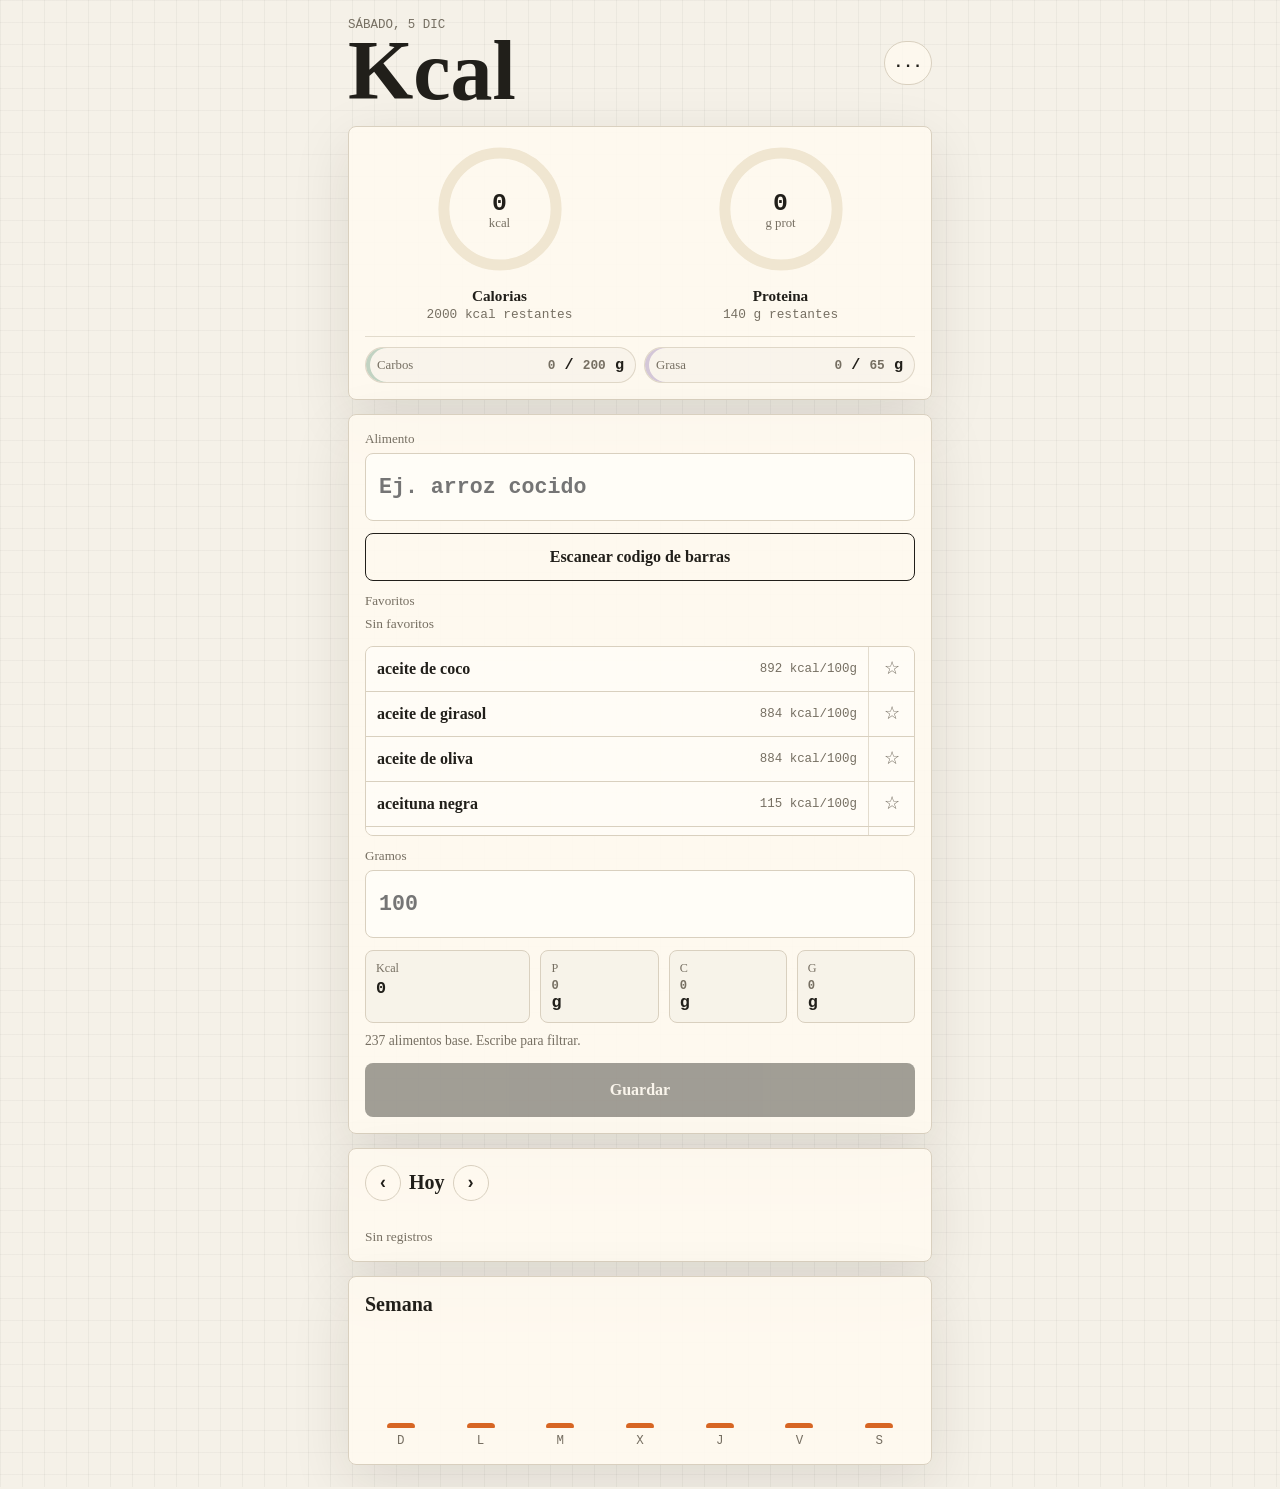
<file: index.html>
<!doctype html>
<html lang="es">
  <head>
    <meta charset="utf-8">
    <meta name="viewport" content="width=device-width, initial-scale=1, viewport-fit=cover">
    <meta name="theme-color" content="#f5f1e8">
    <meta name="apple-mobile-web-app-capable" content="yes">
    <meta name="apple-mobile-web-app-status-bar-style" content="default">
    <meta name="apple-mobile-web-app-title" content="Kcal">
    <title>Kcal</title>
    <link rel="manifest" href="./manifest.webmanifest">
    <link rel="apple-touch-icon" href="./assets/icon.svg">
    <link rel="icon" href="./assets/icon.svg" type="image/svg+xml">
    <link rel="stylesheet" href="./styles.css">
  </head>
  <body>
    <main class="app-shell">
      <header class="topbar">
        <div>
          <p class="eyebrow" id="todayLabel">Hoy</p>
          <h1>Kcal</h1>
          <p class="streak" id="streakLabel" hidden></p>
        </div>
        <button class="icon-button" id="settingsButton" type="button" aria-label="Ajustes">
          <span aria-hidden="true">...</span>
        </button>
      </header>

      <section class="summary" aria-label="Resumen diario">
        <div class="dial-row">
          <div class="dial-block">
            <div class="dial" aria-hidden="true">
              <svg viewBox="0 0 120 120" role="img">
                <circle class="dial-track" cx="60" cy="60" r="51"></circle>
                <circle class="dial-progress" id="goalRing" cx="60" cy="60" r="51"></circle>
              </svg>
              <div class="dial-copy">
                <strong id="totalCalories">0</strong>
                <span>kcal</span>
              </div>
            </div>
            <div class="dial-meta">
              <strong>Calorias</strong>
              <span id="remainingCalories">2000 kcal restantes</span>
            </div>
          </div>

          <div class="dial-block">
            <div class="dial" aria-hidden="true">
              <svg viewBox="0 0 120 120" role="img">
                <circle class="dial-track" cx="60" cy="60" r="51"></circle>
                <circle class="dial-progress protein-ring" id="proteinRing" cx="60" cy="60" r="51"></circle>
              </svg>
              <div class="dial-copy">
                <strong id="totalProtein">0</strong>
                <span>g prot</span>
              </div>
            </div>
            <div class="dial-meta">
              <strong>Proteina</strong>
              <span id="remainingProtein">140 g restantes</span>
            </div>
          </div>
        </div>

        <div class="macro-strip" aria-label="Resumen de carbohidratos y grasa">
          <div class="macro-chip carbs-chip">
            <span>Carbos</span>
            <strong><span id="totalCarbs">0</span> / <span id="carbsGoalLabel">200</span> g</strong>
          </div>
          <div class="macro-chip fat-chip">
            <span>Grasa</span>
            <strong><span id="totalFat">0</span> / <span id="fatGoalLabel">65</span> g</strong>
          </div>
        </div>
      </section>

      <section class="entry-panel" aria-label="Nuevo registro">
        <form id="entryForm" autocomplete="off">
          <label class="field food-field">
            <span>Alimento</span>
            <input id="foodInput" name="food" placeholder="Ej. arroz cocido" required>
          </label>

          <button class="secondary-action" id="scanBarcodeButton" type="button">Escanear codigo de barras</button>

          <div class="favorite-foods" id="favoriteFoodsSection" aria-label="Alimentos favoritos">
            <span>Favoritos</span>
            <div class="favorite-list" id="favoriteFoods"></div>
          </div>

          <div class="food-suggestions" id="foodSuggestions" aria-label="Alimentos disponibles"></div>

          <label class="field grams-field">
            <span>Gramos</span>
            <input id="gramsInput" name="grams" inputmode="decimal" placeholder="100" required>
          </label>

          <div class="calculation-preview" id="calculationPreview" aria-live="polite">
            <div>
              <span>Kcal</span>
              <strong id="previewCalories">0</strong>
            </div>
            <div>
              <span>P</span>
              <strong><span id="previewProtein">0</span> g</strong>
            </div>
            <div>
              <span>C</span>
              <strong><span id="previewCarbs">0</span> g</strong>
            </div>
            <div>
              <span>G</span>
              <strong><span id="previewFat">0</span> g</strong>
            </div>
          </div>

          <p class="form-hint" id="foodHint">Base local en espanol cargada. Escribe para filtrar.</p>

          <button class="primary-action" id="saveEntryButton" type="submit">Guardar</button>
        </form>
      </section>

      <section class="history-section" aria-label="Registros del dia">
        <div class="section-head">
          <div class="day-nav">
            <button class="icon-button nav-button" id="prevDayButton" type="button" aria-label="Dia anterior">‹</button>
            <h2 id="dayLabel">Hoy</h2>
            <button class="icon-button nav-button" id="nextDayButton" type="button" aria-label="Dia siguiente">›</button>
          </div>
          <button class="text-button danger" id="clearDayButton" type="button">Borrar dia</button>
        </div>
        <ol class="entry-list" id="entryList"></ol>
        <p class="empty-state" id="emptyState">Sin registros</p>
      </section>

      <section class="week-section" aria-label="Resumen semanal">
        <div class="section-head">
          <h2>Semana</h2>
        </div>
        <div class="week-chart" id="weekChart"></div>
      </section>
    </main>

    <dialog class="scan-dialog" id="scanDialog">
      <div class="scan-card">
        <div class="section-head">
          <h2>Escanear</h2>
          <button class="icon-button" id="closeScanButton" type="button" aria-label="Cerrar">x</button>
        </div>
        <video id="scanVideo" playsinline muted></video>
        <p class="form-hint" id="scanHint">Apunta al codigo de barras.</p>
      </div>
    </dialog>

    <dialog class="settings-dialog" id="settingsDialog">
      <form method="dialog" class="settings-card">
        <div class="section-head">
          <h2>Ajustes</h2>
          <button class="icon-button" type="submit" aria-label="Cerrar">x</button>
        </div>
        <label class="field">
          <span>Objetivo diario de kcal</span>
          <input id="goalInput" inputmode="decimal">
        </label>
        <label class="field">
          <span>Objetivo diario de proteina</span>
          <input id="proteinGoalInput" inputmode="decimal">
        </label>
        <label class="field">
          <span>Objetivo diario de carbohidratos</span>
          <input id="carbsGoalInput" inputmode="decimal">
        </label>
        <label class="field">
          <span>Objetivo diario de grasa</span>
          <input id="fatGoalInput" inputmode="decimal">
        </label>

        <div class="custom-foods-section">
          <div>
            <h3>Mis alimentos</h3>
            <p>Anade valores por 100 g.</p>
          </div>
          <label class="field">
            <span>Nombre</span>
            <input id="customFoodNameInput" placeholder="Ej. crema de cacahuete">
          </label>
          <div class="custom-food-grid">
            <label class="field">
              <span>Kcal</span>
              <input id="customFoodCaloriesInput" inputmode="decimal" placeholder="588">
            </label>
            <label class="field">
              <span>Proteina</span>
              <input id="customFoodProteinInput" inputmode="decimal" placeholder="25">
            </label>
            <label class="field">
              <span>Carbos</span>
              <input id="customFoodCarbsInput" inputmode="decimal" placeholder="20">
            </label>
            <label class="field">
              <span>Grasa</span>
              <input id="customFoodFatInput" inputmode="decimal" placeholder="50">
            </label>
          </div>
          <button class="secondary-action" id="saveCustomFoodButton" type="button">Guardar alimento</button>
          <div class="custom-food-list" id="customFoodList"></div>
        </div>

        <button class="primary-action" id="saveSettingsButton" type="button">Guardar ajustes</button>
      </form>
    </dialog>

    <script src="./data/foods-base-es.js"></script>
    <script src="./app.js" type="module"></script>
  </body>
</html>
</file>
<file: styles.css>
:root {
  color-scheme: light;
  --paper: #f5f1e8;
  --ink: #211f1a;
  --muted: #766f62;
  --line: #d9d0bf;
  --panel: #fffaf0;
  --panel-strong: #f0e6d1;
  --orange: #d76624;
  --blue: #2468b2;
  --green: #2f7b57;
  --red: #b13d35;
  --purple: #7450a6;
  --shadow: 0 18px 60px rgba(35, 27, 18, 0.11);
}

* {
  box-sizing: border-box;
}

html {
  min-height: 100%;
  background:
    linear-gradient(90deg, rgba(33, 31, 26, 0.045) 1px, transparent 1px) 0 0 / 22px 22px,
    linear-gradient(rgba(33, 31, 26, 0.035) 1px, transparent 1px) 0 0 / 22px 22px,
    var(--paper);
}

body {
  min-height: 100%;
  margin: 0;
  color: var(--ink);
  font-family: ui-serif, Georgia, "Times New Roman", serif;
  letter-spacing: 0;
}

button,
input {
  font: inherit;
}

button {
  cursor: pointer;
}

.app-shell {
  width: min(100%, 620px);
  min-height: 100svh;
  margin: 0 auto;
  padding: max(18px, env(safe-area-inset-top)) 18px max(22px, env(safe-area-inset-bottom));
}

.topbar,
.section-head {
  display: flex;
  align-items: center;
  justify-content: space-between;
  gap: 16px;
}

.topbar {
  margin-bottom: 18px;
}

.eyebrow {
  margin: 0 0 2px;
  color: var(--muted);
  font-family: ui-monospace, SFMono-Regular, Menlo, Consolas, monospace;
  font-size: 0.78rem;
  text-transform: uppercase;
}

h1,
h2 {
  margin: 0;
  font-weight: 800;
  letter-spacing: 0;
}

h1 {
  font-size: clamp(2.65rem, 17vw, 5.25rem);
  line-height: 0.88;
}

h2 {
  font-size: 1.25rem;
}

.icon-button,
.text-button,
.quick-row button {
  min-height: 44px;
  border: 1px solid var(--line);
  background: rgba(255, 250, 240, 0.78);
  color: var(--ink);
  border-radius: 999px;
}

.icon-button {
  width: 48px;
  display: grid;
  place-items: center;
  font-family: ui-monospace, SFMono-Regular, Menlo, Consolas, monospace;
  font-weight: 800;
}

.summary,
.entry-panel,
.history-section,
.settings-card {
  border: 1px solid var(--line);
  background: rgba(255, 250, 240, 0.9);
  box-shadow: var(--shadow);
}

.summary {
  display: grid;
  gap: 14px;
  align-items: center;
  padding: 16px;
  border-radius: 8px;
}

.dial-row {
  display: grid;
  grid-template-columns: 1fr 1fr;
  gap: 12px;
}

.dial-block {
  display: grid;
  justify-items: center;
  gap: 8px;
  min-width: 0;
}

.dial {
  position: relative;
  width: 132px;
  aspect-ratio: 1;
}

.dial svg {
  width: 100%;
  height: 100%;
  transform: rotate(-90deg);
}

.dial-track,
.dial-progress {
  fill: none;
  stroke-width: 10;
}

.dial-track {
  stroke: var(--panel-strong);
}

.dial-progress {
  stroke: var(--orange);
  stroke-linecap: round;
  stroke-dasharray: 320.44;
  stroke-dashoffset: 320.44;
  transition: stroke-dashoffset 260ms ease, stroke 260ms ease;
}

.protein-ring {
  stroke: var(--blue);
}

.dial-copy {
  position: absolute;
  inset: 0;
  display: grid;
  place-content: center;
  text-align: center;
}

.dial-copy strong {
  font-family: ui-monospace, SFMono-Regular, Menlo, Consolas, monospace;
  font-size: 1.55rem;
  line-height: 1;
}

.dial-copy span {
  color: var(--muted);
  font-size: 0.8rem;
}

.dial-meta {
  display: grid;
  gap: 2px;
  text-align: center;
}

.dial-meta strong {
  font-size: 0.95rem;
}

.dial-meta span {
  color: var(--muted);
  font-family: ui-monospace, SFMono-Regular, Menlo, Consolas, monospace;
  font-size: 0.8rem;
}

.macro-strip {
  display: grid;
  grid-template-columns: 1fr 1fr;
  gap: 8px;
  border-top: 1px solid rgba(217, 208, 191, 0.72);
  padding-top: 10px;
}

.macro-chip {
  display: flex;
  align-items: baseline;
  justify-content: space-between;
  gap: 8px;
  min-width: 0;
  border: 1px solid rgba(217, 208, 191, 0.82);
  border-radius: 999px;
  background: rgba(245, 241, 232, 0.62);
  padding: 8px 11px;
}

.macro-chip span {
  color: var(--muted);
  font-size: 0.8rem;
}

.macro-chip strong {
  color: var(--ink);
  font-family: ui-monospace, SFMono-Regular, Menlo, Consolas, monospace;
  font-size: 0.95rem;
  white-space: nowrap;
}

.carbs-chip {
  box-shadow: inset 4px 0 0 rgba(47, 123, 87, 0.28);
}

.fat-chip {
  box-shadow: inset 4px 0 0 rgba(116, 80, 166, 0.28);
}

.entry-panel,
.history-section {
  margin-top: 14px;
  padding: 16px;
  border-radius: 8px;
}

#entryForm {
  display: grid;
  gap: 12px;
}

.field {
  display: grid;
  gap: 6px;
}

.field span {
  color: var(--muted);
  font-size: 0.82rem;
}

.field input {
  width: 100%;
  min-height: 48px;
  border: 1px solid var(--line);
  border-radius: 8px;
  background: #fffdf7;
  color: var(--ink);
  padding: 0 13px;
  outline: none;
}

.field input:focus {
  border-color: var(--orange);
  box-shadow: 0 0 0 4px rgba(215, 102, 36, 0.15);
}

.food-field input,
.grams-field input {
  min-height: 68px;
  font-family: ui-monospace, SFMono-Regular, Menlo, Consolas, monospace;
  font-size: 1.35rem;
  font-weight: 800;
}

.food-suggestions {
  display: grid;
  max-height: 190px;
  overflow: auto;
  border: 1px solid var(--line);
  border-radius: 8px;
  background: rgba(255, 253, 247, 0.86);
}

.favorite-foods {
  display: grid;
  gap: 7px;
}

.favorite-foods > span {
  color: var(--muted);
  font-size: 0.82rem;
}

.favorite-list {
  display: flex;
  gap: 8px;
  overflow-x: auto;
  padding-bottom: 2px;
}

.favorite-food {
  flex: 0 0 auto;
  min-height: 38px;
  max-width: 190px;
  overflow: hidden;
  border: 1px solid rgba(217, 208, 191, 0.95);
  border-radius: 999px;
  background: rgba(245, 241, 232, 0.78);
  color: var(--ink);
  padding: 0 12px;
  text-overflow: ellipsis;
  white-space: nowrap;
}

.favorite-empty {
  margin: 0;
  color: var(--muted);
  font-size: 0.84rem;
}

.food-suggestion-row {
  display: grid;
  grid-template-columns: 1fr 46px;
  align-items: stretch;
  border-bottom: 1px solid var(--line);
}

.food-suggestion-row:last-child {
  border-bottom: 0;
}

.food-suggestion {
  display: grid;
  grid-template-columns: 1fr auto;
  gap: 10px;
  align-items: center;
  min-height: 44px;
  border: 0;
  background: transparent;
  color: var(--ink);
  padding: 9px 11px;
  text-align: left;
}

.food-suggestion strong {
  overflow: hidden;
  text-overflow: ellipsis;
  white-space: nowrap;
}

.food-suggestion span {
  color: var(--muted);
  font-family: ui-monospace, SFMono-Regular, Menlo, Consolas, monospace;
  font-size: 0.78rem;
  white-space: nowrap;
}

.favorite-toggle {
  min-width: 46px;
  border: 0;
  border-left: 1px solid rgba(217, 208, 191, 0.72);
  background: transparent;
  color: var(--muted);
  font-size: 1.1rem;
}

.favorite-toggle.is-active {
  color: var(--orange);
}

.calculation-preview {
  display: grid;
  grid-template-columns: 1.4fr repeat(3, 1fr);
  gap: 10px;
}

.calculation-preview div {
  min-width: 0;
  padding: 10px;
  border: 1px solid var(--line);
  border-radius: 8px;
  background: rgba(245, 241, 232, 0.72);
}

.calculation-preview span {
  display: block;
  color: var(--muted);
  font-size: 0.76rem;
}

.calculation-preview strong {
  display: block;
  margin-top: 3px;
  font-family: ui-monospace, SFMono-Regular, Menlo, Consolas, monospace;
  font-size: 1.05rem;
  white-space: nowrap;
}

.form-hint {
  min-height: 1.1rem;
  margin: -2px 0 0;
  color: var(--muted);
  font-size: 0.85rem;
}

.primary-action:active,
.icon-button:active,
.text-button:active {
  transform: translateY(1px);
}

.primary-action {
  width: 100%;
  min-height: 54px;
  border: 0;
  border-radius: 8px;
  background: var(--ink);
  color: var(--paper);
  font-weight: 800;
}

.secondary-action {
  width: 100%;
  min-height: 48px;
  border: 1px solid var(--ink);
  border-radius: 8px;
  background: transparent;
  color: var(--ink);
  font-weight: 800;
}

.secondary-action:disabled {
  cursor: wait;
  opacity: 0.56;
}

.primary-action:disabled {
  cursor: not-allowed;
  opacity: 0.42;
}

.text-button {
  padding: 0 12px;
}

.danger {
  color: var(--red);
}

.entry-list {
  display: grid;
  gap: 8px;
  margin: 14px 0 0;
  padding: 0;
  list-style: none;
}

.entry-item {
  display: grid;
  grid-template-columns: 1fr auto 40px;
  gap: 10px;
  align-items: center;
  min-height: 58px;
  padding: 9px 0;
  border-bottom: 1px solid var(--line);
}

.entry-main {
  min-width: 0;
}

.entry-note {
  overflow: hidden;
  text-overflow: ellipsis;
  white-space: nowrap;
  font-weight: 800;
}

.entry-time,
.entry-macros,
.empty-state {
  color: var(--muted);
  font-size: 0.84rem;
}

.entry-kcal {
  text-align: right;
  font-family: ui-monospace, SFMono-Regular, Menlo, Consolas, monospace;
  font-weight: 800;
}

.delete-button {
  width: 36px;
  height: 36px;
  border: 1px solid var(--line);
  border-radius: 999px;
  background: transparent;
  color: var(--red);
}

.empty-state {
  margin: 14px 0 0;
}

.empty-state[hidden],
.text-button[hidden],
.streak[hidden] {
  display: none;
}

.streak {
  margin: 4px 0 0;
  color: var(--orange);
  font-family: ui-monospace, SFMono-Regular, Menlo, Consolas, monospace;
  font-size: 0.82rem;
}

.day-nav {
  display: flex;
  align-items: center;
  gap: 8px;
}

.nav-button {
  width: 36px;
  min-height: 36px;
  font-size: 1.1rem;
}

.week-section {
  margin-top: 14px;
  padding: 16px;
  border-radius: 8px;
  border: 1px solid var(--line);
  background: rgba(255, 250, 240, 0.9);
  box-shadow: var(--shadow);
}

.week-chart {
  display: flex;
  align-items: flex-end;
  gap: 8px;
  height: 120px;
  margin-top: 12px;
}

.week-col {
  flex: 1;
  display: flex;
  flex-direction: column;
  justify-content: flex-end;
  align-items: center;
  gap: 6px;
  height: 100%;
}

.week-bar {
  width: 100%;
  max-width: 28px;
  min-height: 4px;
  border-radius: 6px 6px 2px 2px;
  background: var(--orange);
}

.week-col span {
  color: var(--muted);
  font-family: ui-monospace, SFMono-Regular, Menlo, Consolas, monospace;
  font-size: 0.78rem;
}

.scan-dialog {
  width: min(calc(100% - 28px), 420px);
  border: 0;
  padding: 0;
  background: transparent;
}

.scan-dialog::backdrop {
  background: rgba(33, 31, 26, 0.38);
}

.scan-card {
  display: grid;
  gap: 12px;
  padding: 16px;
  border-radius: 8px;
  border: 1px solid var(--line);
  background: rgba(255, 250, 240, 0.97);
  box-shadow: var(--shadow);
}

#scanVideo {
  width: 100%;
  aspect-ratio: 4 / 3;
  border-radius: 8px;
  background: #000;
  object-fit: cover;
}

.settings-dialog {
  width: min(calc(100% - 28px), 420px);
  border: 0;
  padding: 0;
  background: transparent;
}

.settings-dialog::backdrop {
  background: rgba(33, 31, 26, 0.38);
}

.settings-card {
  display: grid;
  gap: 16px;
  padding: 16px;
  border-radius: 8px;
}

.custom-foods-section {
  display: grid;
  gap: 12px;
  border-top: 1px solid var(--line);
  padding-top: 16px;
}

.custom-foods-section h3,
.custom-foods-section p {
  margin: 0;
}

.custom-foods-section h3 {
  font-size: 1rem;
}

.custom-foods-section p,
.custom-food-empty {
  color: var(--muted);
  font-size: 0.84rem;
}

.custom-food-grid {
  display: grid;
  grid-template-columns: repeat(4, 1fr);
  gap: 8px;
}

.custom-food-list {
  display: grid;
  gap: 8px;
}

.custom-food-item {
  display: grid;
  grid-template-columns: 1fr 38px;
  gap: 10px;
  align-items: center;
  min-width: 0;
  border: 1px solid rgba(217, 208, 191, 0.82);
  border-radius: 8px;
  background: rgba(245, 241, 232, 0.58);
  padding: 8px;
}

.custom-food-item div {
  display: grid;
  gap: 2px;
  min-width: 0;
}

.custom-food-item strong,
.custom-food-item span {
  overflow: hidden;
  text-overflow: ellipsis;
  white-space: nowrap;
}

.custom-food-item span {
  color: var(--muted);
  font-family: ui-monospace, SFMono-Regular, Menlo, Consolas, monospace;
  font-size: 0.78rem;
}

@media (max-width: 470px) {
  .app-shell {
    padding-inline: 12px;
  }

  .summary {
    grid-template-columns: 1fr;
  }

  .dial-row {
    grid-template-columns: 1fr 1fr;
  }

  .dial {
    width: min(132px, 38vw);
  }

  .calculation-preview {
    grid-template-columns: 1fr;
  }

  .custom-food-grid {
    grid-template-columns: 1fr 1fr;
  }
}
</file>
